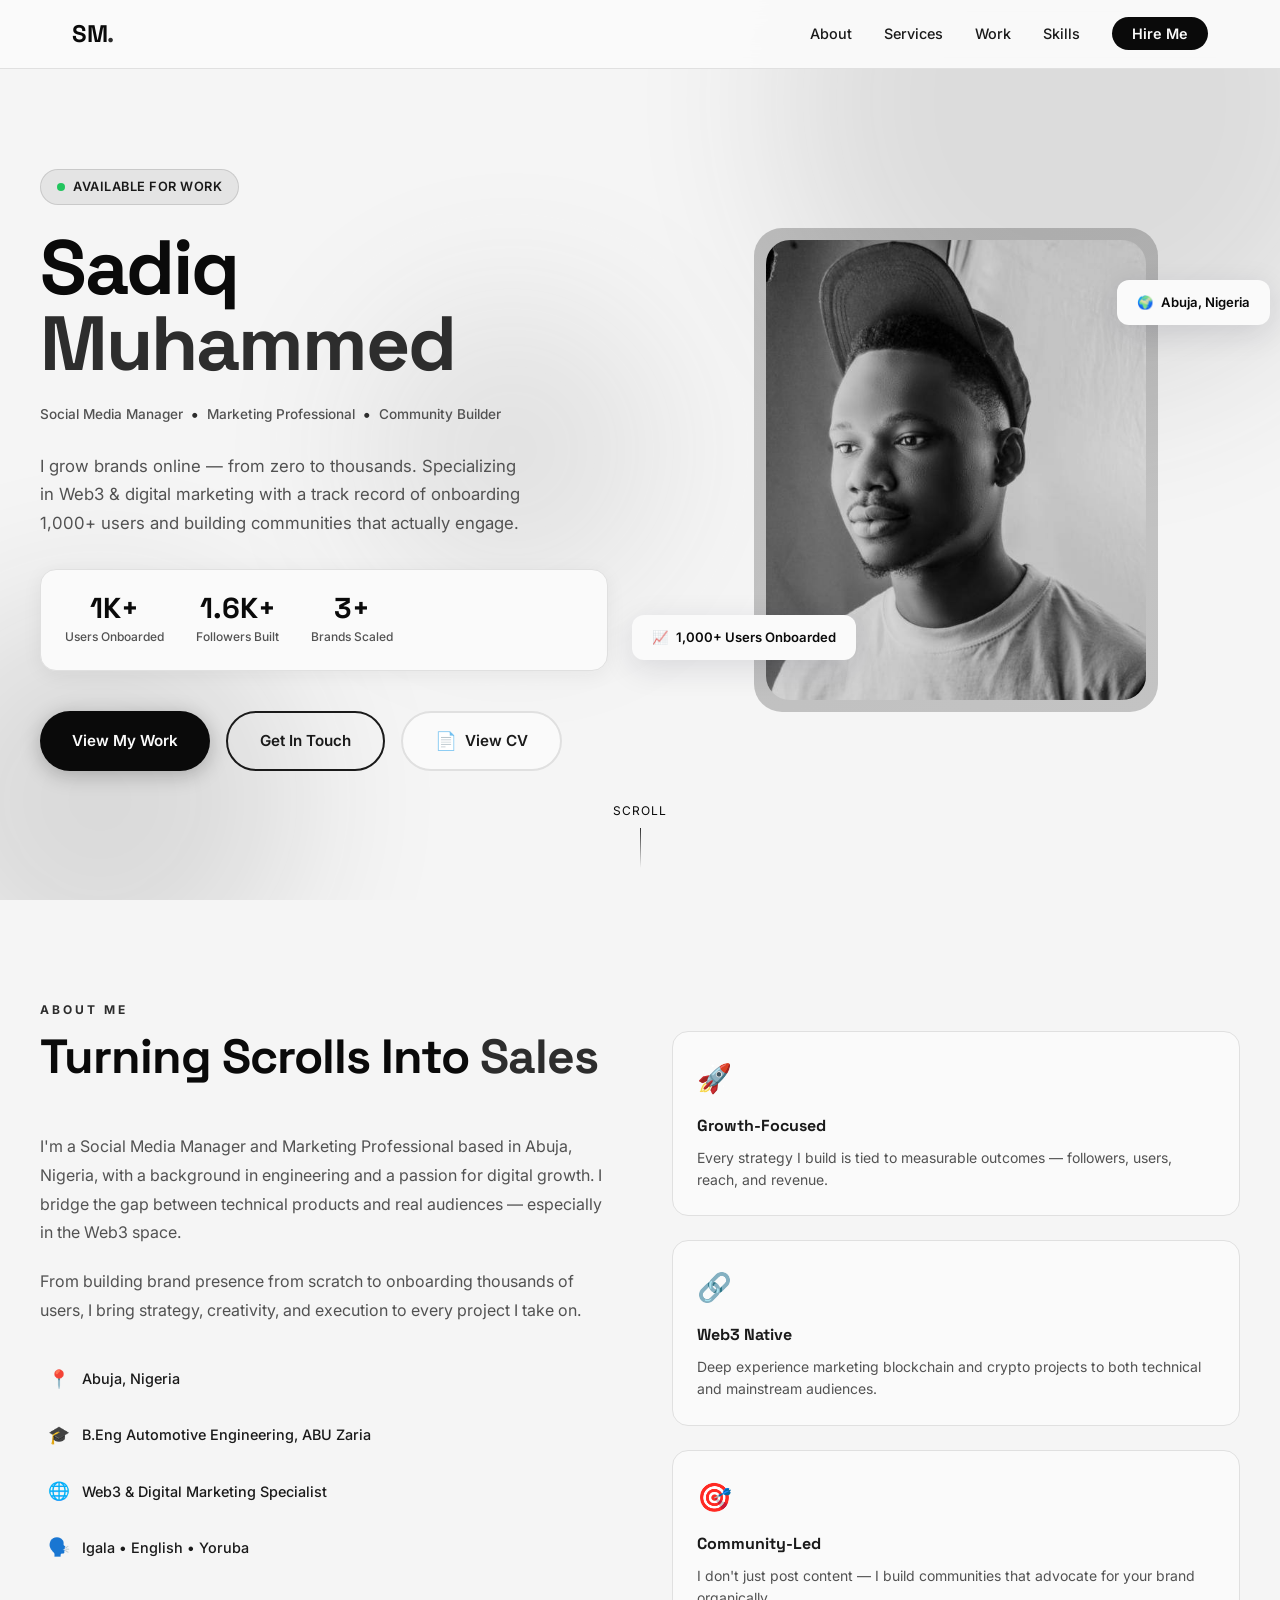
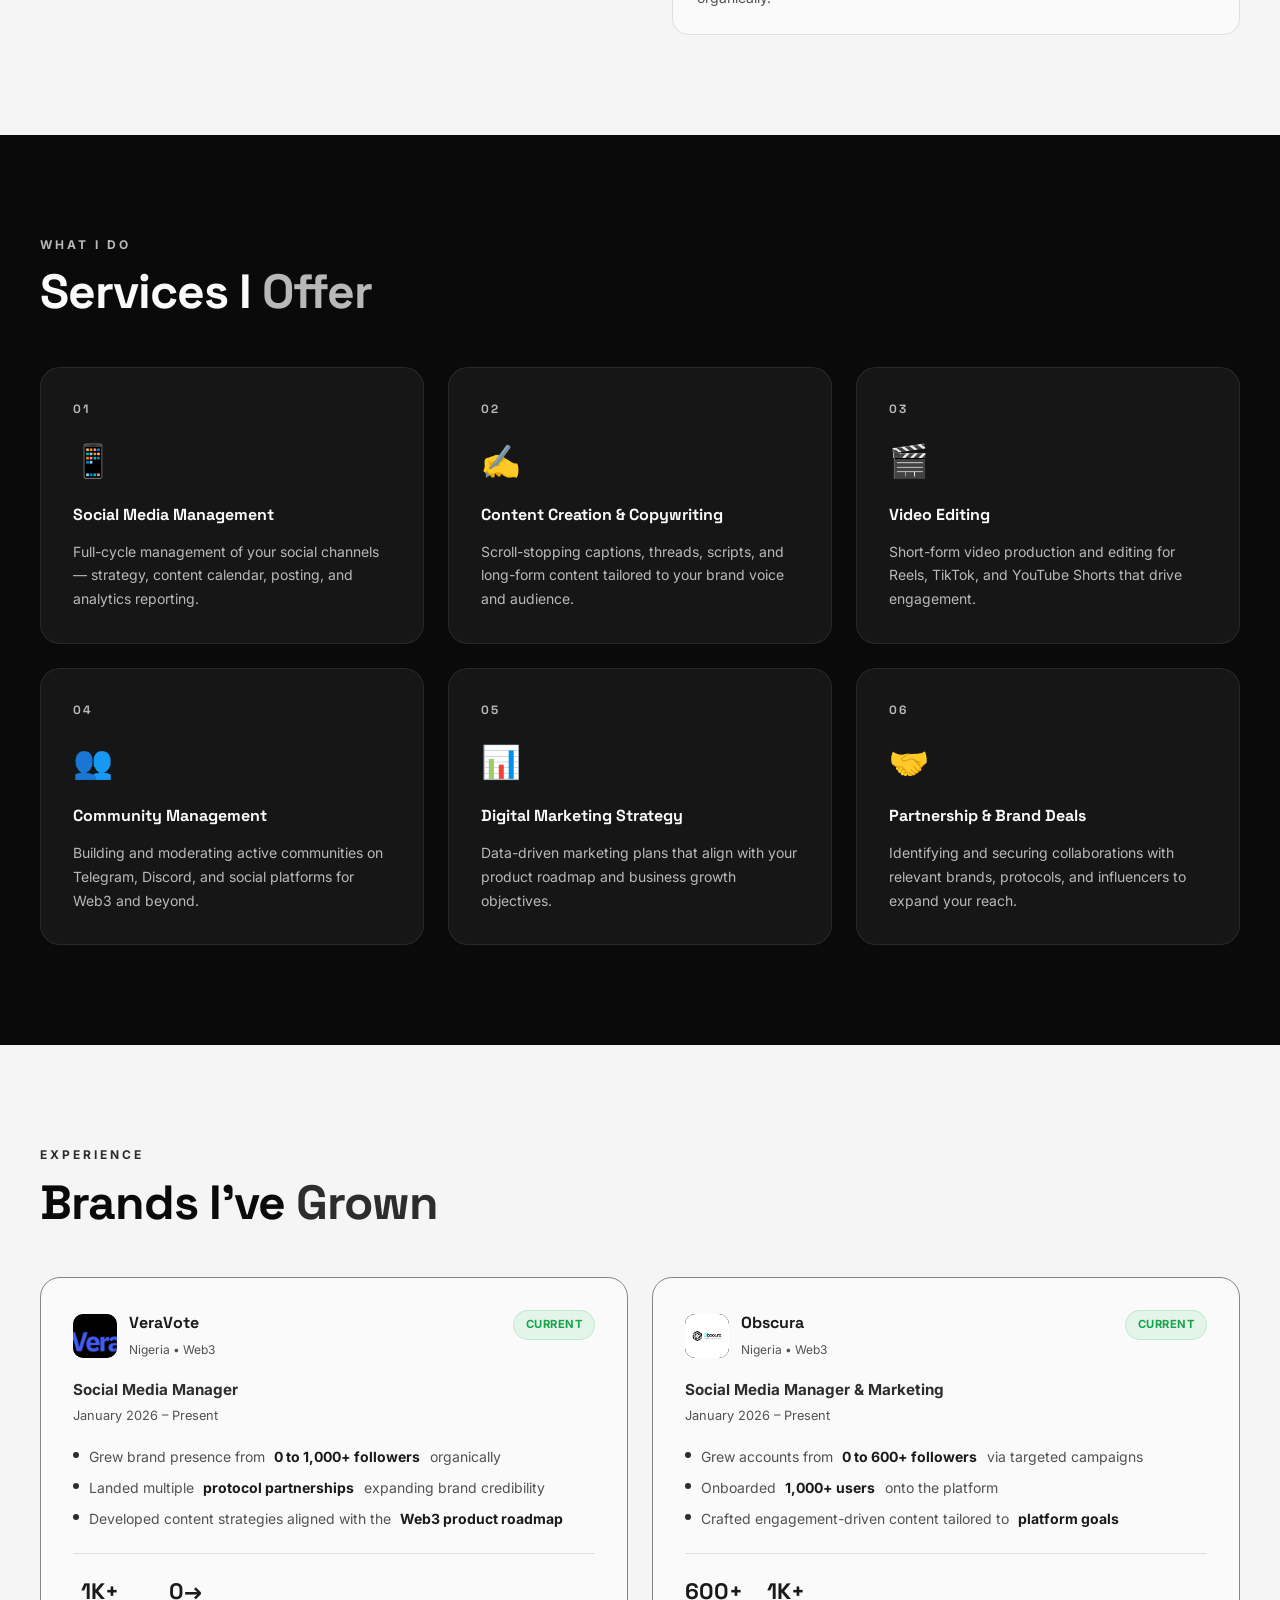
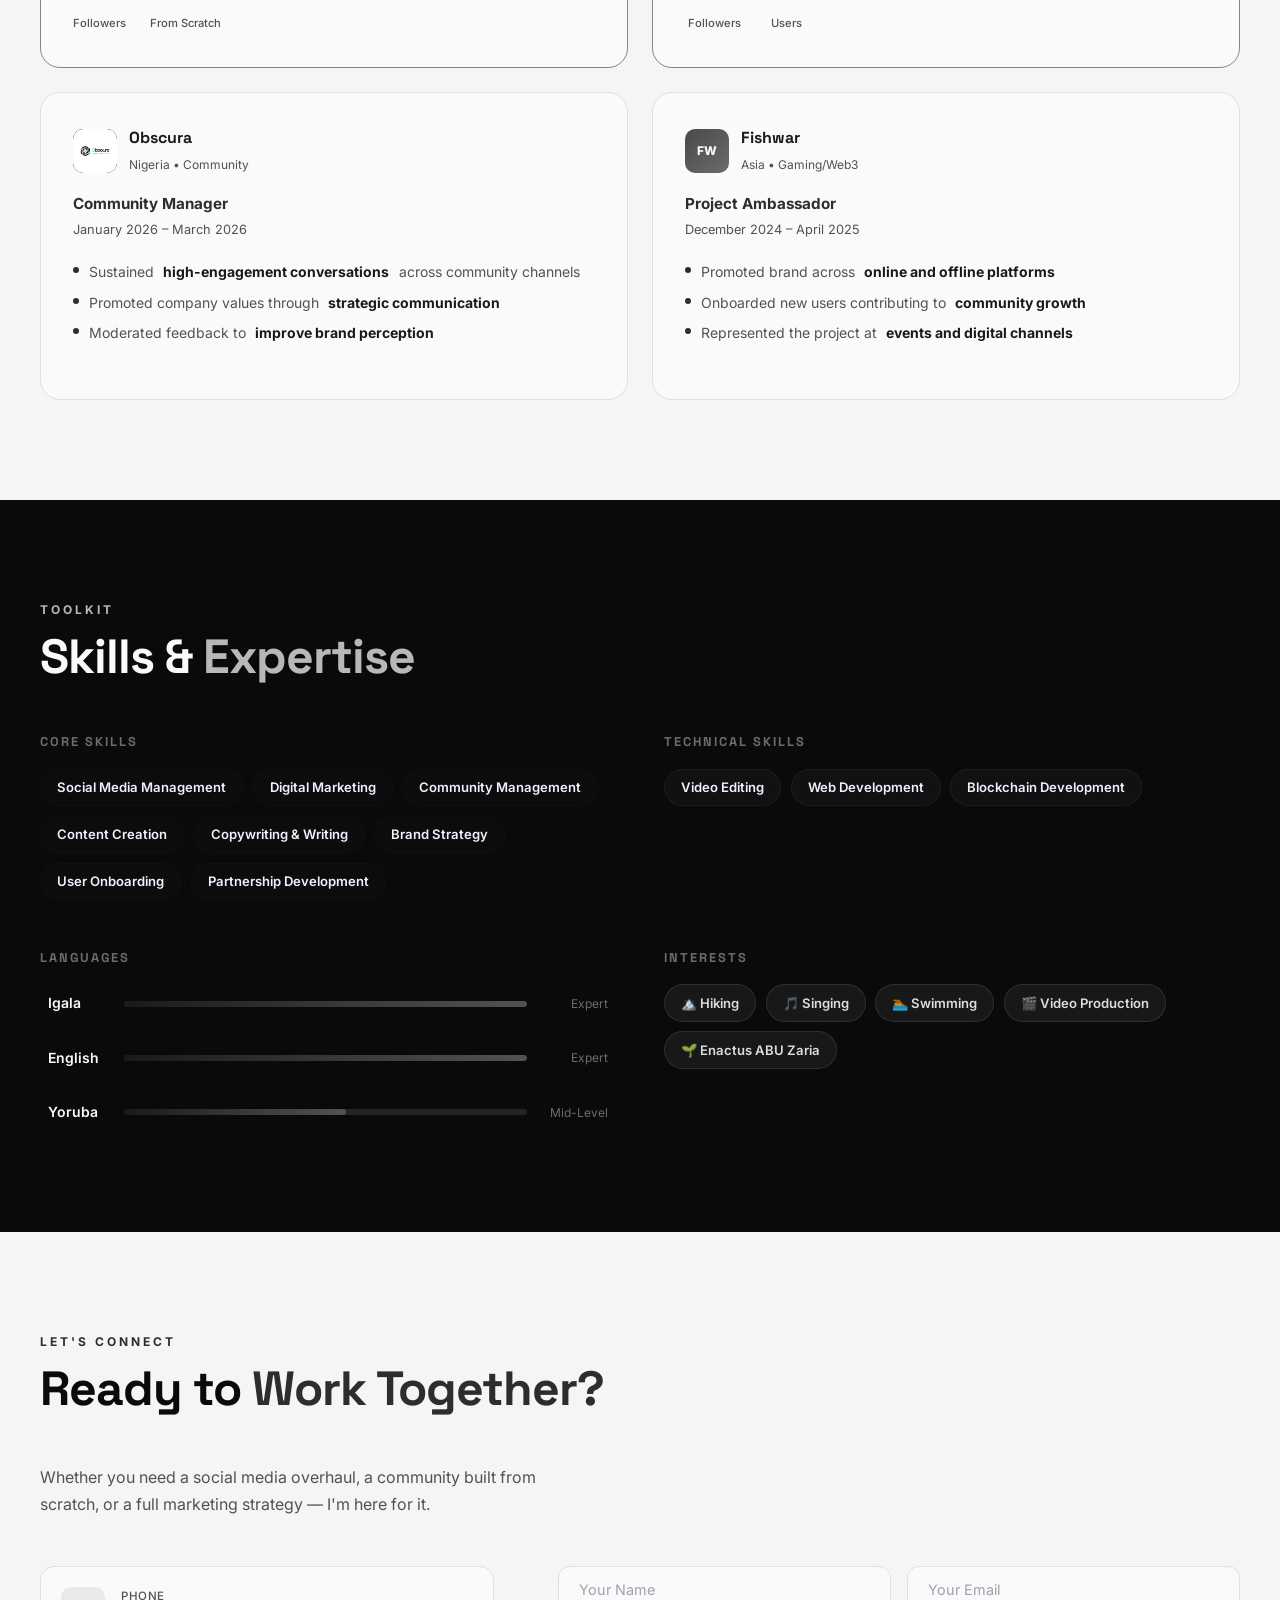
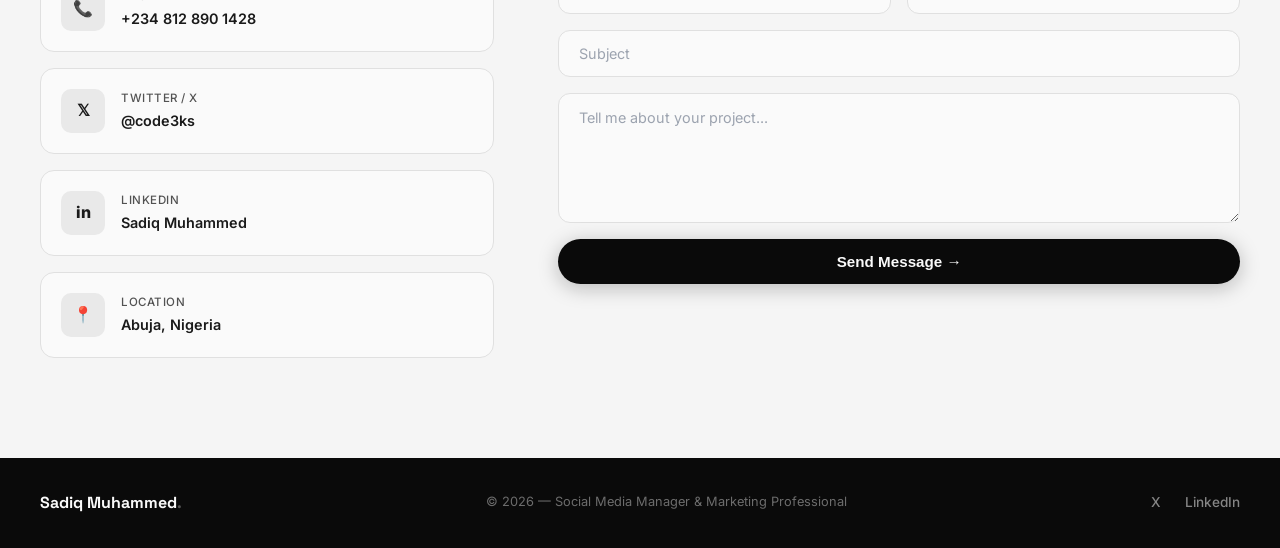
<file: index.html>
<!DOCTYPE html>
<html lang="en">
<head>
  <meta charset="UTF-8" />
  <meta name="viewport" content="width=device-width, initial-scale=1.0" />
  <title>Sadiq Muhammed — Social Media Manager</title>
  <link rel="preconnect" href="https://fonts.googleapis.com" />
  <link rel="preconnect" href="https://fonts.gstatic.com" crossorigin />
  <link href="https://fonts.googleapis.com/css2?family=Inter:wght@300;400;500;600;700;800;900&family=Space+Grotesk:wght@400;500;600;700&display=swap" rel="stylesheet" />
  <link rel="stylesheet" href="style.css" />
</head>
<body>

  <!-- NAV -->
  <nav class="nav" id="nav">
    <div class="nav-inner">
      <a href="#hero" class="nav-logo">SM<span>.</span></a>
      <ul class="nav-links">
        <li><a href="#about">About</a></li>
        <li><a href="#services">Services</a></li>
        <li><a href="#work">Work</a></li>
        <li><a href="#skills">Skills</a></li>
        <li><a href="#contact" class="nav-cta">Hire Me</a></li>
      </ul>
      <button class="hamburger" id="hamburger" aria-label="Toggle menu">
        <span></span><span></span><span></span>
      </button>
    </div>
    <div class="mobile-menu" id="mobileMenu">
      <a href="#about" class="mobile-link">About</a>
      <a href="#services" class="mobile-link">Services</a>
      <a href="#work" class="mobile-link">Work</a>
      <a href="#skills" class="mobile-link">Skills</a>
      <a href="#contact" class="mobile-link">Hire Me</a>
    </div>
  </nav>

  <!-- HERO -->
  <section class="hero" id="hero">
    <div class="hero-bg-shapes">
      <div class="shape shape-1"></div>
      <div class="shape shape-2"></div>
      <div class="shape shape-3"></div>
    </div>
    <div class="hero-inner">
      <div class="hero-text">
        <div class="hero-badge">Available for Work</div>
        <h1 class="hero-name">Sadiq<br /><span>Muhammed</span></h1>
        <p class="hero-roles">
          <span class="role-tag">Social Media Manager</span>
          <span class="role-divider">•</span>
          <span class="role-tag">Marketing Professional</span>
          <span class="role-divider">•</span>
          <span class="role-tag">Community Builder</span>
        </p>
        <p class="hero-summary">
          I grow brands online — from zero to thousands. Specializing in Web3 & digital marketing with a track record of onboarding 1,000+ users and building communities that actually engage.
        </p>
        <div class="hero-stats">
          <div class="stat">
            <span class="stat-num">1K+</span>
            <span class="stat-label">Users Onboarded</span>
          </div>
          <div class="stat">
            <span class="stat-num">1.6K+</span>
            <span class="stat-label">Followers Built</span>
          </div>
          <div class="stat">
            <span class="stat-num">3+</span>
            <span class="stat-label">Brands Scaled</span>
          </div>
        </div>
        <div class="hero-actions">
          <a href="#work" class="btn btn-primary">View My Work</a>
          <a href="#contact" class="btn btn-outline">Get In Touch</a>
          <a href="cv.html" target="_blank" class="btn btn-download">
            <span class="download-icon">📄</span> View CV
          </a>
        </div>
      </div>
      <div class="hero-image">
        <div class="image-frame">
          <img src="profile.jpg" alt="Sadiq Muhammed" class="profile-img" />
          <div class="image-accent"></div>
        </div>
        <div class="floating-card card-1">
          <span class="card-icon">📈</span>
          <span>1,000+ Users Onboarded</span>
        </div>
        <div class="floating-card card-2">
          <span class="card-icon">🌍</span>
          <span>Abuja, Nigeria</span>
        </div>
      </div>
    </div>
    <div class="scroll-indicator">
      <span>Scroll</span>
      <div class="scroll-line"></div>
    </div>
  </section>

  <!-- ABOUT -->
  <section class="about section" id="about">
    <div class="container">
      <div class="section-label">About Me</div>
      <div class="about-grid">
        <div class="about-text">
          <h2 class="section-title">Turning Scrolls Into <span>Sales</span></h2>
          <p>I'm a Social Media Manager and Marketing Professional based in Abuja, Nigeria, with a background in engineering and a passion for digital growth. I bridge the gap between technical products and real audiences — especially in the Web3 space.</p>
          <p>From building brand presence from scratch to onboarding thousands of users, I bring strategy, creativity, and execution to every project I take on.</p>
          <div class="about-details">
            <div class="detail-item">
              <span class="detail-icon">📍</span>
              <span>Abuja, Nigeria</span>
            </div>
            <div class="detail-item">
              <span class="detail-icon">🎓</span>
              <span>B.Eng Automotive Engineering, ABU Zaria</span>
            </div>
            <div class="detail-item">
              <span class="detail-icon">🌐</span>
              <span>Web3 & Digital Marketing Specialist</span>
            </div>
            <div class="detail-item">
              <span class="detail-icon">🗣️</span>
              <span>Igala • English • Yoruba</span>
            </div>
          </div>
        </div>
        <div class="about-highlights">
          <div class="highlight-card">
            <div class="highlight-icon">🚀</div>
            <h3>Growth-Focused</h3>
            <p>Every strategy I build is tied to measurable outcomes — followers, users, reach, and revenue.</p>
          </div>
          <div class="highlight-card">
            <div class="highlight-icon">🔗</div>
            <h3>Web3 Native</h3>
            <p>Deep experience marketing blockchain and crypto projects to both technical and mainstream audiences.</p>
          </div>
          <div class="highlight-card">
            <div class="highlight-icon">🎯</div>
            <h3>Community-Led</h3>
            <p>I don't just post content — I build communities that advocate for your brand organically.</p>
          </div>
        </div>
      </div>
    </div>
  </section>

  <!-- SERVICES -->
  <section class="services section section-dark" id="services">
    <div class="container">
      <div class="section-label light">What I Do</div>
      <h2 class="section-title light">Services I <span>Offer</span></h2>
      <div class="services-grid">
        <div class="service-card">
          <div class="service-num">01</div>
          <div class="service-icon">📱</div>
          <h3>Social Media Management</h3>
          <p>Full-cycle management of your social channels — strategy, content calendar, posting, and analytics reporting.</p>
        </div>
        <div class="service-card">
          <div class="service-num">02</div>
          <div class="service-icon">✍️</div>
          <h3>Content Creation & Copywriting</h3>
          <p>Scroll-stopping captions, threads, scripts, and long-form content tailored to your brand voice and audience.</p>
        </div>
        <div class="service-card">
          <div class="service-num">03</div>
          <div class="service-icon">🎬</div>
          <h3>Video Editing</h3>
          <p>Short-form video production and editing for Reels, TikTok, and YouTube Shorts that drive engagement.</p>
        </div>
        <div class="service-card">
          <div class="service-num">04</div>
          <div class="service-icon">👥</div>
          <h3>Community Management</h3>
          <p>Building and moderating active communities on Telegram, Discord, and social platforms for Web3 and beyond.</p>
        </div>
        <div class="service-card">
          <div class="service-num">05</div>
          <div class="service-icon">📊</div>
          <h3>Digital Marketing Strategy</h3>
          <p>Data-driven marketing plans that align with your product roadmap and business growth objectives.</p>
        </div>
        <div class="service-card">
          <div class="service-num">06</div>
          <div class="service-icon">🤝</div>
          <h3>Partnership & Brand Deals</h3>
          <p>Identifying and securing collaborations with relevant brands, protocols, and influencers to expand your reach.</p>
        </div>
      </div>
    </div>
  </section>

  <!-- WORK / EXPERIENCE -->
  <section class="work section" id="work">
    <div class="container">
      <div class="section-label">Experience</div>
      <h2 class="section-title">Brands I've <span>Grown</span></h2>
      <div class="work-grid">

        <div class="work-card featured">
          <div class="work-header">
            <div class="work-company">
              <div class="company-logo">
                <img src="veravote.jpg" alt="VeraVote" class="company-logo-img" />
              </div>
              <div>
                <h3>VeraVote</h3>
                <span class="work-location">Nigeria • Web3</span>
              </div>
            </div>
            <span class="work-badge current">Current</span>
          </div>
          <div class="work-role">Social Media Manager</div>
          <div class="work-period">January 2026 – Present</div>
          <ul class="work-results">
            <li><span class="result-dot"></span>Grew brand presence from <strong>0 to 1,000+ followers</strong> organically</li>
            <li><span class="result-dot"></span>Landed multiple <strong>protocol partnerships</strong> expanding brand credibility</li>
            <li><span class="result-dot"></span>Developed content strategies aligned with the <strong>Web3 product roadmap</strong></li>
          </ul>
          <div class="work-metrics">
            <div class="metric"><span class="metric-val">1K+</span><span class="metric-label">Followers</span></div>
            <div class="metric"><span class="metric-val">0→</span><span class="metric-label">From Scratch</span></div>
          </div>
        </div>

        <div class="work-card featured">
          <div class="work-header">
            <div class="work-company">
              <div class="company-logo obs">
                <img src="obscura.jpg" alt="Obscura" class="company-logo-img" />
              </div>
              <div>
                <h3>Obscura</h3>
                <span class="work-location">Nigeria • Web3</span>
              </div>
            </div>
            <span class="work-badge current">Current</span>
          </div>
          <div class="work-role">Social Media Manager & Marketing</div>
          <div class="work-period">January 2026 – Present</div>
          <ul class="work-results">
            <li><span class="result-dot"></span>Grew accounts from <strong>0 to 600+ followers</strong> via targeted campaigns</li>
            <li><span class="result-dot"></span>Onboarded <strong>1,000+ users</strong> onto the platform</li>
            <li><span class="result-dot"></span>Crafted engagement-driven content tailored to <strong>platform goals</strong></li>
          </ul>
          <div class="work-metrics">
            <div class="metric"><span class="metric-val">600+</span><span class="metric-label">Followers</span></div>
            <div class="metric"><span class="metric-val">1K+</span><span class="metric-label">Users</span></div>
          </div>
        </div>

        <div class="work-card">
          <div class="work-header">
            <div class="work-company">
              <div class="company-logo cm">
                <img src="obscura.jpg" alt="Obscura" class="company-logo-img" />
              </div>
              <div>
                <h3>Obscura</h3>
                <span class="work-location">Nigeria • Community</span>
              </div>
            </div>
          </div>
          <div class="work-role">Community Manager</div>
          <div class="work-period">January 2026 – March 2026</div>
          <ul class="work-results">
            <li><span class="result-dot"></span>Sustained <strong>high-engagement conversations</strong> across community channels</li>
            <li><span class="result-dot"></span>Promoted company values through <strong>strategic communication</strong></li>
            <li><span class="result-dot"></span>Moderated feedback to <strong>improve brand perception</strong></li>
          </ul>
        </div>

        <div class="work-card">
          <div class="work-header">
            <div class="work-company">
              <div class="company-logo fw">FW</div>
              <div>
                <h3>Fishwar</h3>
                <span class="work-location">Asia • Gaming/Web3</span>
              </div>
            </div>
          </div>
          <div class="work-role">Project Ambassador</div>
          <div class="work-period">December 2024 – April 2025</div>
          <ul class="work-results">
            <li><span class="result-dot"></span>Promoted brand across <strong>online and offline platforms</strong></li>
            <li><span class="result-dot"></span>Onboarded new users contributing to <strong>community growth</strong></li>
            <li><span class="result-dot"></span>Represented the project at <strong>events and digital channels</strong></li>
          </ul>
        </div>

      </div>
    </div>
  </section>

  <!-- SKILLS -->
  <section class="skills section section-dark" id="skills">
    <div class="container">
      <div class="section-label light">Toolkit</div>
      <h2 class="section-title light">Skills & <span>Expertise</span></h2>
      <div class="skills-layout">
        <div class="skills-group">
          <h3 class="skills-group-title">Core Skills</h3>
          <div class="skills-tags">
            <span class="skill-tag primary">Social Media Management</span>
            <span class="skill-tag primary">Digital Marketing</span>
            <span class="skill-tag primary">Community Management</span>
            <span class="skill-tag primary">Content Creation</span>
            <span class="skill-tag primary">Copywriting & Writing</span>
            <span class="skill-tag primary">Brand Strategy</span>
            <span class="skill-tag primary">User Onboarding</span>
            <span class="skill-tag primary">Partnership Development</span>
          </div>
        </div>
        <div class="skills-group">
          <h3 class="skills-group-title">Technical Skills</h3>
          <div class="skills-tags">
            <span class="skill-tag secondary">Video Editing</span>
            <span class="skill-tag secondary">Web Development</span>
            <span class="skill-tag secondary">Blockchain Development</span>
          </div>
        </div>
        <div class="skills-group">
          <h3 class="skills-group-title">Languages</h3>
          <div class="languages">
            <div class="lang-item">
              <span class="lang-name">Igala</span>
              <div class="lang-bar"><div class="lang-fill" style="width:100%"></div></div>
              <span class="lang-level">Expert</span>
            </div>
            <div class="lang-item">
              <span class="lang-name">English</span>
              <div class="lang-bar"><div class="lang-fill" style="width:100%"></div></div>
              <span class="lang-level">Expert</span>
            </div>
            <div class="lang-item">
              <span class="lang-name">Yoruba</span>
              <div class="lang-bar"><div class="lang-fill" style="width:55%"></div></div>
              <span class="lang-level">Mid-Level</span>
            </div>
          </div>
        </div>
        <div class="skills-group">
          <h3 class="skills-group-title">Interests</h3>
          <div class="skills-tags">
            <span class="skill-tag interest">🏔️ Hiking</span>
            <span class="skill-tag interest">🎵 Singing</span>
            <span class="skill-tag interest">🏊 Swimming</span>
            <span class="skill-tag interest">🎬 Video Production</span>
            <span class="skill-tag interest">🌱 Enactus ABU Zaria</span>
          </div>
        </div>
      </div>
    </div>
  </section>

  <!-- CONTACT -->
  <section class="contact section" id="contact">
    <div class="container">
      <div class="section-label">Let's Connect</div>
      <h2 class="section-title">Ready to <span>Work Together?</span></h2>
      <p class="contact-sub">Whether you need a social media overhaul, a community built from scratch, or a full marketing strategy — I'm here for it.</p>
      <div class="contact-grid">
        <div class="contact-info">
          <a href="tel:+2348128901428" class="contact-item">
            <div class="contact-icon">📞</div>
            <div>
              <span class="contact-label">Phone</span>
              <span class="contact-value">+234 812 890 1428</span>
            </div>
          </a>
          <a href="https://x.com/code3ks" target="_blank" rel="noopener" class="contact-item">
            <div class="contact-icon">𝕏</div>
            <div>
              <span class="contact-label">Twitter / X</span>
              <span class="contact-value">@code3ks</span>
            </div>
          </a>
          <a href="https://linkedin.com" target="_blank" rel="noopener" class="contact-item">
            <div class="contact-icon">in</div>
            <div>
              <span class="contact-label">LinkedIn</span>
              <span class="contact-value">Sadiq Muhammed</span>
            </div>
          </a>
          <div class="contact-item">
            <div class="contact-icon">📍</div>
            <div>
              <span class="contact-label">Location</span>
              <span class="contact-value">Abuja, Nigeria</span>
            </div>
          </div>
        </div>
        <form class="contact-form" id="contactForm">
          <div class="form-row">
            <input type="text" placeholder="Your Name" required class="form-input" />
            <input type="email" placeholder="Your Email" required class="form-input" />
          </div>
          <input type="text" placeholder="Subject" class="form-input" />
          <textarea placeholder="Tell me about your project..." rows="5" class="form-input form-textarea" required></textarea>
          <button type="submit" class="btn btn-primary btn-full">Send Message →</button>
        </form>
      </div>
    </div>
  </section>

  <!-- FOOTER -->
  <footer class="footer">
    <div class="container">
      <div class="footer-inner">
        <span class="footer-logo">Sadiq Muhammed<span>.</span></span>
        <span class="footer-copy">© 2026 — Social Media Manager & Marketing Professional</span>
        <div class="footer-links">
          <a href="https://x.com/code3ks" target="_blank" rel="noopener">X</a>
          <a href="https://linkedin.com" target="_blank" rel="noopener">LinkedIn</a>
        </div>
      </div>
    </div>
  </footer>

  <script src="script.js"></script>
</body>
</html>
</file>
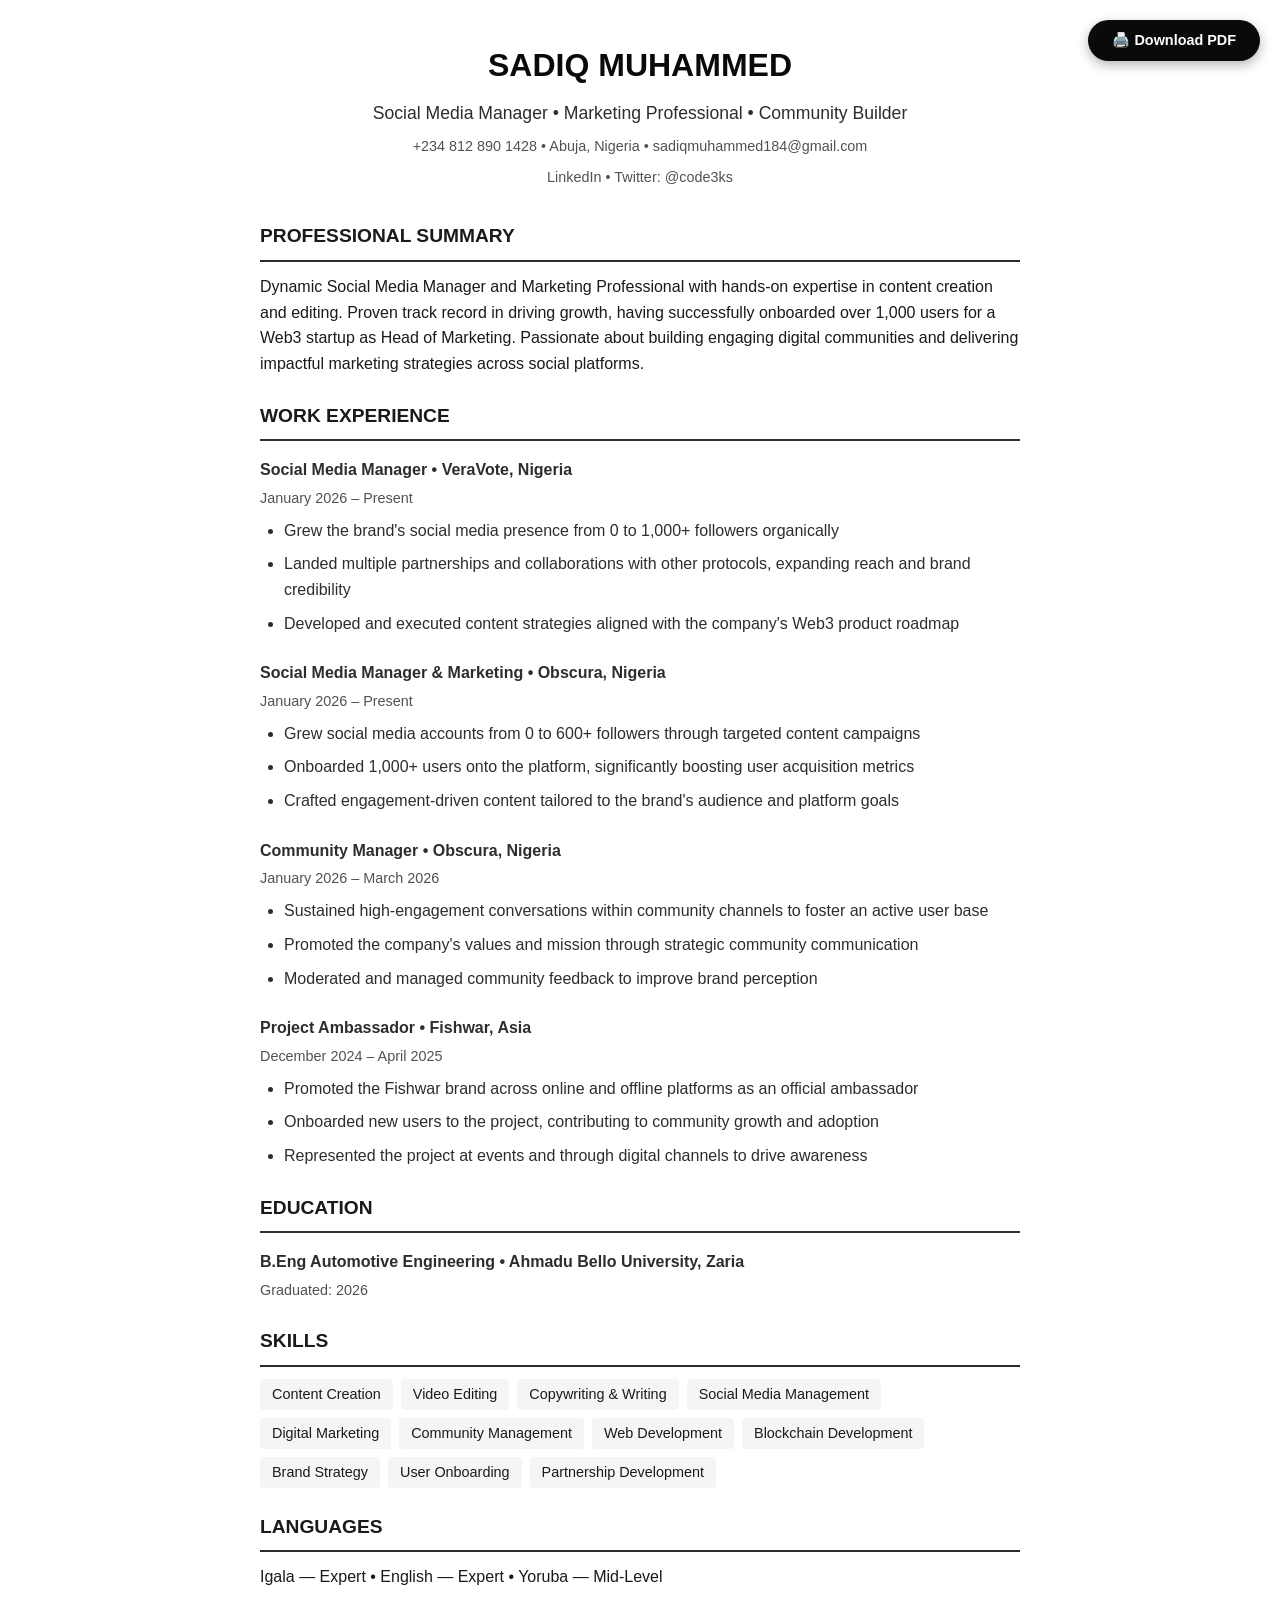
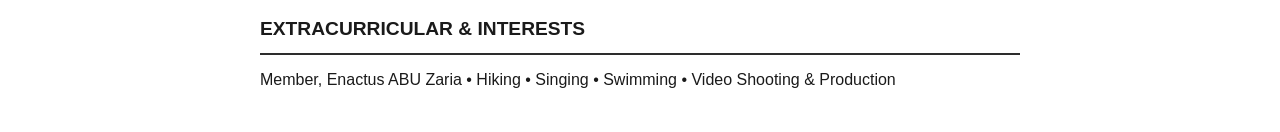
<file: cv.html>
<!DOCTYPE html>
<html lang="en">
<head>
  <meta charset="UTF-8">
  <meta name="viewport" content="width=device-width, initial-scale=1.0">
  <title>Sadiq Muhammed - CV</title>
  <style>
    * { margin: 0; padding: 0; box-sizing: border-box; }
    body {
      font-family: 'Arial', sans-serif;
      line-height: 1.6;
      color: #1A1A1A;
      max-width: 800px;
      margin: 0 auto;
      padding: 40px 20px;
      background: #fff;
    }
    .print-btn {
      position: fixed;
      top: 20px;
      right: 20px;
      background: #0A0A0A;
      color: #fff;
      border: none;
      padding: 12px 24px;
      border-radius: 50px;
      cursor: pointer;
      font-weight: 600;
      font-size: 0.9rem;
      box-shadow: 0 4px 12px rgba(10,10,10,0.3);
      transition: all 0.3s ease;
      z-index: 1000;
    }
    .print-btn:hover {
      background: #2D2D2D;
      transform: translateY(-2px);
      box-shadow: 0 6px 20px rgba(10,10,10,0.4);
    }
    @media print {
      .print-btn { display: none; }
      body { padding: 20px; }
    }
    h1 { font-size: 2rem; margin-bottom: 0.5rem; color: #0A0A0A; }
    h2 { 
      font-size: 1.2rem; 
      margin: 1.5rem 0 0.75rem; 
      padding-bottom: 0.5rem;
      border-bottom: 2px solid #2D2D2D;
      color: #1A1A1A;
    }
    h3 { font-size: 1rem; margin: 1rem 0 0.25rem; color: #2D2D2D; }
    .header { text-align: center; margin-bottom: 2rem; }
    .contact { font-size: 0.9rem; color: #525252; margin-top: 0.5rem; }
    .job { margin-bottom: 1.5rem; }
    .job-title { font-weight: bold; color: #1A1A1A; }
    .company { font-style: italic; color: #2D2D2D; }
    .date { color: #525252; font-size: 0.9rem; }
    ul { margin-left: 1.5rem; margin-top: 0.5rem; }
    li { margin-bottom: 0.5rem; color: #2D2D2D; }
    .skills { display: flex; flex-wrap: wrap; gap: 0.5rem; margin-top: 0.5rem; }
    .skill { 
      background: #F5F5F5; 
      padding: 0.25rem 0.75rem; 
      border-radius: 4px;
      font-size: 0.9rem;
      color: #1A1A1A;
    }
  </style>
</head>
<body>
  <button class="print-btn" onclick="window.print()">🖨️ Download PDF</button>
  
  <div class="header">
    <h1>SADIQ MUHAMMED</h1>
    <p style="font-size: 1.1rem; color: #2D2D2D; margin: 0.5rem 0;">Social Media Manager • Marketing Professional • Community Builder</p>
    <p class="contact">+234 812 890 1428 • Abuja, Nigeria • sadiqmuhammed184@gmail.com</p>
    <p class="contact">LinkedIn • Twitter: @code3ks</p>
  </div>

  <h2>PROFESSIONAL SUMMARY</h2>
  <p>Dynamic Social Media Manager and Marketing Professional with hands-on expertise in content creation and editing. Proven track record in driving growth, having successfully onboarded over 1,000 users for a Web3 startup as Head of Marketing. Passionate about building engaging digital communities and delivering impactful marketing strategies across social platforms.</p>

  <h2>WORK EXPERIENCE</h2>
  
  <div class="job">
    <h3>Social Media Manager • VeraVote, Nigeria</h3>
    <p class="date">January 2026 – Present</p>
    <ul>
      <li>Grew the brand's social media presence from 0 to 1,000+ followers organically</li>
      <li>Landed multiple partnerships and collaborations with other protocols, expanding reach and brand credibility</li>
      <li>Developed and executed content strategies aligned with the company's Web3 product roadmap</li>
    </ul>
  </div>

  <div class="job">
    <h3>Social Media Manager & Marketing • Obscura, Nigeria</h3>
    <p class="date">January 2026 – Present</p>
    <ul>
      <li>Grew social media accounts from 0 to 600+ followers through targeted content campaigns</li>
      <li>Onboarded 1,000+ users onto the platform, significantly boosting user acquisition metrics</li>
      <li>Crafted engagement-driven content tailored to the brand's audience and platform goals</li>
    </ul>
  </div>

  <div class="job">
    <h3>Community Manager • Obscura, Nigeria</h3>
    <p class="date">January 2026 – March 2026</p>
    <ul>
      <li>Sustained high-engagement conversations within community channels to foster an active user base</li>
      <li>Promoted the company's values and mission through strategic community communication</li>
      <li>Moderated and managed community feedback to improve brand perception</li>
    </ul>
  </div>

  <div class="job">
    <h3>Project Ambassador • Fishwar, Asia</h3>
    <p class="date">December 2024 – April 2025</p>
    <ul>
      <li>Promoted the Fishwar brand across online and offline platforms as an official ambassador</li>
      <li>Onboarded new users to the project, contributing to community growth and adoption</li>
      <li>Represented the project at events and through digital channels to drive awareness</li>
    </ul>
  </div>

  <h2>EDUCATION</h2>
  <div class="job">
    <h3>B.Eng Automotive Engineering • Ahmadu Bello University, Zaria</h3>
    <p class="date">Graduated: 2026</p>
  </div>

  <h2>SKILLS</h2>
  <div class="skills">
    <span class="skill">Content Creation</span>
    <span class="skill">Video Editing</span>
    <span class="skill">Copywriting & Writing</span>
    <span class="skill">Social Media Management</span>
    <span class="skill">Digital Marketing</span>
    <span class="skill">Community Management</span>
    <span class="skill">Web Development</span>
    <span class="skill">Blockchain Development</span>
    <span class="skill">Brand Strategy</span>
    <span class="skill">User Onboarding</span>
    <span class="skill">Partnership Development</span>
  </div>

  <h2>LANGUAGES</h2>
  <p>Igala — Expert • English — Expert • Yoruba — Mid-Level</p>

  <h2>EXTRACURRICULAR & INTERESTS</h2>
  <p>Member, Enactus ABU Zaria • Hiking • Singing • Swimming • Video Shooting & Production</p>
</body>
</html>
</file>
<file: style.css>
/* ===== RESET & BASE ===== */
*, *::before, *::after { box-sizing: border-box; margin: 0; padding: 0; }

:root {
  --black: #0A0A0A;
  --charcoal: #1A1A1A;
  --gray-dark: #2D2D2D;
  --gray-mid: #525252;
  --gray-light: #858585;
  --gray-lighter: #B8B8B8;
  --gray-pale: #E0E0E0;
  --bg: #F5F5F5;
  --white: #FAFAFA;
  --accent: #3D3D3D;
  --font-main: 'Space Grotesk', sans-serif;
  --font-body: 'Inter', sans-serif;
}

html { scroll-behavior: smooth; }

body {
  font-family: var(--font-body);
  background: var(--bg);
  color: var(--black);
  overflow-x: hidden;
  line-height: 1.6;
}

/* ===== NAV ===== */
.nav {
  position: fixed;
  top: 0; left: 0; right: 0;
  z-index: 1000;
  background: rgba(250,250,250,0.95);
  backdrop-filter: blur(12px);
  border-bottom: 1px solid var(--gray-pale);
  transition: box-shadow 0.3s;
}
.nav.scrolled { box-shadow: 0 2px 24px rgba(26,26,26,0.08); }
.nav-inner {
  max-width: 1200px;
  margin: 0 auto;
  padding: 0 2rem;
  height: 68px;
  display: flex;
  align-items: center;
  justify-content: space-between;
}
.nav-logo {
  font-family: var(--font-main);
  font-size: 1.5rem;
  font-weight: 700;
  color: var(--black);
  text-decoration: none;
  letter-spacing: -0.5px;
}
.nav-logo span { color: var(--gray-dark); }
.nav-links {
  display: flex;
  list-style: none;
  gap: 2rem;
  align-items: center;
}
.nav-links a {
  text-decoration: none;
  color: var(--charcoal);
  font-weight: 500;
  font-size: 0.9rem;
  transition: color 0.2s;
}
.nav-links a:hover { color: var(--black); }
.nav-cta {
  background: var(--black) !important;
  color: var(--white) !important;
  padding: 0.5rem 1.25rem;
  border-radius: 50px;
  font-weight: 600 !important;
  transition: background 0.2s, transform 0.2s !important;
}
.nav-cta:hover { background: var(--charcoal) !important; transform: translateY(-1px); }
.hamburger {
  display: none;
  flex-direction: column;
  gap: 5px;
  background: none;
  border: none;
  cursor: pointer;
  padding: 4px;
}
.hamburger span {
  display: block;
  width: 24px;
  height: 2px;
  background: var(--black);
  border-radius: 2px;
  transition: all 0.3s;
}
.mobile-menu {
  display: none;
  flex-direction: column;
  padding: 1rem 2rem 1.5rem;
  gap: 1rem;
  border-top: 1px solid var(--gray-light);
}
.mobile-menu.open { display: flex; }
.mobile-link {
  text-decoration: none;
  color: var(--black);
  font-weight: 500;
  font-size: 1rem;
  padding: 0.5rem 0;
  border-bottom: 1px solid var(--gray-light);
  transition: color 0.2s;
}
.mobile-link:hover { color: var(--black); }

/* ===== HERO ===== */
.hero {
  min-height: 100vh;
  display: flex;
  align-items: center;
  position: relative;
  overflow: hidden;
  padding: 100px 2rem 60px;
  background: var(--bg);
}
.hero-bg-shapes { position: absolute; inset: 0; pointer-events: none; overflow: hidden; }
.shape {
  position: absolute;
  border-radius: 50%;
  filter: blur(80px);
  opacity: 0.12;
}
.shape-1 {
  width: 600px; height: 600px;
  background: var(--gray-dark);
  top: -200px; right: -100px;
}
.shape-2 {
  width: 400px; height: 400px;
  background: var(--charcoal);
  bottom: -100px; left: -100px;
}
.shape-3 {
  width: 300px; height: 300px;
  background: var(--gray-mid);
  top: 50%; left: 40%;
  transform: translate(-50%, -50%);
}
.hero-inner {
  max-width: 1200px;
  margin: 0 auto;
  width: 100%;
  display: grid;
  grid-template-columns: 1fr 1fr;
  gap: 4rem;
  align-items: center;
  position: relative;
  z-index: 1;
}
.hero-badge {
  display: inline-flex;
  align-items: center;
  gap: 0.5rem;
  background: rgba(45,45,45,0.08);
  color: var(--charcoal);
  border: 1px solid rgba(45,45,45,0.15);
  padding: 0.4rem 1rem;
  border-radius: 50px;
  font-size: 0.8rem;
  font-weight: 600;
  letter-spacing: 0.5px;
  text-transform: uppercase;
  margin-bottom: 1.5rem;
}
.hero-badge::before {
  content: '';
  width: 8px; height: 8px;
  background: #22c55e;
  border-radius: 50%;
  animation: pulse 2s infinite;
}
@keyframes pulse {
  0%, 100% { opacity: 1; transform: scale(1); }
  50% { opacity: 0.5; transform: scale(1.3); }
}
.hero-name {
  font-family: var(--font-main);
  font-size: clamp(3rem, 6vw, 5.5rem);
  font-weight: 800;
  line-height: 1;
  letter-spacing: -2px;
  color: var(--black);
  margin-bottom: 1.25rem;
}
.hero-name span { color: var(--gray-dark); }
.hero-roles {
  display: flex;
  flex-wrap: wrap;
  align-items: center;
  gap: 0.5rem;
  margin-bottom: 1.5rem;
}
.role-tag {
  font-size: 0.85rem;
  font-weight: 500;
  color: var(--gray-mid);
}
.role-divider { color: var(--gray-dark); font-weight: 700; }
.hero-summary {
  font-size: 1.05rem;
  color: var(--gray-mid);
  line-height: 1.7;
  max-width: 480px;
  margin-bottom: 2rem;
}
.hero-stats {
  display: flex;
  gap: 2rem;
  margin-bottom: 2.5rem;
  padding: 1.5rem;
  background: var(--white);
  border-radius: 16px;
  border: 1px solid var(--gray-pale);
  box-shadow: 0 4px 20px rgba(26,26,26,0.06);
  transition: transform 0.3s ease, box-shadow 0.3s ease, border-color 0.3s ease;
  cursor: default;
}
.hero-stats:hover {
  transform: translateY(-4px);
  box-shadow: 0 12px 40px rgba(10,10,10,0.12);
  border-color: var(--gray-lighter);
}
.stat { text-align: center; }
.stat-num {
  display: block;
  font-family: var(--font-main);
  font-size: 1.8rem;
  font-weight: 800;
  color: var(--black);
  line-height: 1;
}
.stat-label {
  display: block;
  font-size: 0.75rem;
  color: var(--gray-mid);
  margin-top: 0.25rem;
  font-weight: 500;
}
.hero-actions { display: flex; gap: 1rem; flex-wrap: wrap; }

/* ===== BUTTONS ===== */
.btn {
  display: inline-flex;
  align-items: center;
  justify-content: center;
  padding: 0.85rem 2rem;
  border-radius: 50px;
  font-weight: 600;
  font-size: 0.95rem;
  text-decoration: none;
  transition: all 0.3s ease;
  cursor: pointer;
  border: none;
}
.btn-primary {
  background: var(--black);
  color: var(--white);
  box-shadow: 0 4px 20px rgba(10,10,10,0.25);
}
.btn-primary:hover {
  background: var(--charcoal);
  transform: translateY(-3px);
  box-shadow: 0 12px 40px rgba(10,10,10,0.35);
}
.btn-outline {
  background: transparent;
  color: var(--charcoal);
  border: 2px solid var(--charcoal);
}
.btn-outline:hover {
  background: var(--charcoal);
  color: var(--white);
  transform: translateY(-3px);
  box-shadow: 0 8px 24px rgba(10,10,10,0.2);
}
.btn-download {
  background: var(--white);
  color: var(--charcoal);
  border: 2px solid var(--gray-pale);
  display: inline-flex;
  align-items: center;
  gap: 0.5rem;
}
.btn-download:hover {
  background: var(--charcoal);
  color: var(--white);
  border-color: var(--charcoal);
  transform: translateY(-3px);
  box-shadow: 0 8px 24px rgba(10,10,10,0.2);
}
.download-icon {
  font-size: 1.1rem;
  transition: transform 0.3s ease;
}
.btn-download:hover .download-icon {
  transform: translateY(2px);
}
.btn-full { width: 100%; }

/* ===== HERO IMAGE ===== */
.hero-image {
  position: relative;
  display: flex;
  justify-content: center;
  align-items: center;
}
.image-frame {
  position: relative;
  width: 380px;
  height: 460px;
  transition: transform 0.3s ease;
  cursor: default;
}
.image-frame:hover {
  transform: scale(1.02);
}
.profile-img {
  width: 100%;
  height: 100%;
  object-fit: cover;
  border-radius: 24px;
  position: relative;
  z-index: 2;
  filter: grayscale(0%);
}
.image-accent {
  position: absolute;
  inset: -12px;
  border-radius: 28px;
  background: linear-gradient(135deg, var(--charcoal), var(--gray-dark));
  z-index: 1;
  opacity: 0.25;
}
.floating-card {
  position: absolute;
  background: var(--white);
  border-radius: 12px;
  padding: 0.75rem 1.25rem;
  display: flex;
  align-items: center;
  gap: 0.5rem;
  font-size: 0.82rem;
  font-weight: 600;
  box-shadow: 0 8px 32px rgba(26,26,46,0.12);
  z-index: 10;
  white-space: nowrap;
  transition: transform 0.3s ease, box-shadow 0.3s ease;
  cursor: default;
}
.floating-card:hover {
  transform: translateY(-4px) !important;
  box-shadow: 0 12px 40px rgba(10,10,10,0.18);
}
.card-1 { bottom: 40px; left: -40px; animation: float 3s ease-in-out infinite; }
.card-2 { top: 40px; right: -30px; animation: float 3s ease-in-out infinite 1.5s; }
@keyframes float {
  0%, 100% { transform: translateY(0); }
  50% { transform: translateY(-8px); }
}
.scroll-indicator {
  position: absolute;
  bottom: 2rem;
  left: 50%;
  transform: translateX(-50%);
  display: flex;
  flex-direction: column;
  align-items: center;
  gap: 0.5rem;
  font-size: 0.75rem;
  color: var(--gray);
  letter-spacing: 1px;
  text-transform: uppercase;
}
.scroll-line {
  width: 1px;
  height: 40px;
  background: linear-gradient(to bottom, var(--gray-dark), transparent);
  animation: scrollAnim 2s ease-in-out infinite;
}
@keyframes scrollAnim {
  0% { opacity: 1; transform: scaleY(1); }
  100% { opacity: 0; transform: scaleY(0.3); }
}

/* ===== SECTIONS ===== */
.section { padding: 100px 2rem; }
.section-dark {
  background: var(--black);
  color: var(--white);
}
.container {
  max-width: 1200px;
  margin: 0 auto;
}
.section-label {
  font-size: 0.75rem;
  font-weight: 700;
  letter-spacing: 3px;
  text-transform: uppercase;
  color: var(--gray-dark);
  margin-bottom: 0.75rem;
}
.section-label.light { color: var(--gray-lighter); }
.section-title {
  font-family: var(--font-main);
  font-size: clamp(2rem, 4vw, 3rem);
  font-weight: 800;
  letter-spacing: -1px;
  line-height: 1.1;
  margin-bottom: 3rem;
  color: var(--black);
}
.section-title.light { color: var(--white); }
.section-title span { color: var(--gray-dark); }
.section-dark .section-title span { color: var(--gray-lighter); }

/* ===== ABOUT ===== */
.about-grid {
  display: grid;
  grid-template-columns: 1fr 1fr;
  gap: 4rem;
  align-items: start;
}
.about-text p {
  color: var(--gray-mid);
  margin-bottom: 1.25rem;
  font-size: 1rem;
  line-height: 1.8;
}
.about-details {
  display: flex;
  flex-direction: column;
  gap: 0.75rem;
  margin-top: 2rem;
}
.detail-item {
  display: flex;
  align-items: center;
  gap: 0.75rem;
  font-size: 0.9rem;
  color: var(--charcoal);
  font-weight: 500;
  padding: 0.5rem;
  border-radius: 8px;
  transition: background 0.2s ease, transform 0.2s ease;
  cursor: default;
}
.detail-item:hover {
  background: rgba(45,45,45,0.04);
  transform: translateX(4px);
}
.detail-icon { font-size: 1.1rem; }
.about-highlights {
  display: flex;
  flex-direction: column;
  gap: 1.5rem;
}
.highlight-card {
  background: var(--white);
  border: 1px solid var(--gray-pale);
  border-radius: 16px;
  padding: 1.5rem;
  transition: transform 0.3s ease, box-shadow 0.3s ease, border-color 0.3s ease;
  cursor: default;
}
.highlight-card:hover {
  transform: translateY(-6px);
  box-shadow: 0 16px 48px rgba(10,10,10,0.15);
  border-color: var(--gray-light);
}
.highlight-icon { font-size: 1.75rem; margin-bottom: 0.75rem; }
.highlight-card h3 {
  font-family: var(--font-main);
  font-size: 1rem;
  font-weight: 700;
  margin-bottom: 0.5rem;
  color: var(--charcoal);
}
.highlight-card p { font-size: 0.875rem; color: var(--gray-mid); line-height: 1.6; }

/* ===== SERVICES ===== */
.services-grid {
  display: grid;
  grid-template-columns: repeat(3, 1fr);
  gap: 1.5rem;
}
.service-card {
  background: rgba(255,255,255,0.05);
  border: 1px solid rgba(255,255,255,0.08);
  border-radius: 20px;
  padding: 2rem;
  transition: all 0.3s ease;
  position: relative;
  overflow: hidden;
  cursor: default;
}
.service-card::before {
  content: '';
  position: absolute;
  inset: 0;
  background: linear-gradient(135deg, rgba(45,45,45,0.1), transparent);
  opacity: 0;
  transition: opacity 0.3s;
}
.service-card:hover { 
  transform: translateY(-8px); 
  border-color: rgba(184,184,184,0.25);
  box-shadow: 0 16px 48px rgba(10,10,10,0.3);
}
.service-card:hover::before { opacity: 1; }
.service-num {
  font-family: var(--font-main);
  font-size: 0.75rem;
  font-weight: 700;
  color: var(--gray-lighter);
  letter-spacing: 2px;
  margin-bottom: 1rem;
}
.service-icon { font-size: 2rem; margin-bottom: 1rem; }
.service-card h3 {
  font-family: var(--font-main);
  font-size: 1rem;
  font-weight: 700;
  color: var(--white);
  margin-bottom: 0.75rem;
}
.service-card p { font-size: 0.875rem; color: rgba(255,255,255,0.7); line-height: 1.7; }

/* ===== WORK ===== */
.work-grid {
  display: grid;
  grid-template-columns: 1fr 1fr;
  gap: 1.5rem;
}
.work-card {
  background: var(--white);
  border: 1px solid var(--gray-pale);
  border-radius: 20px;
  padding: 2rem;
  transition: all 0.3s ease;
  cursor: default;
}
.work-card:hover {
  transform: translateY(-6px);
  box-shadow: 0 20px 56px rgba(10,10,10,0.15);
  border-color: var(--gray-light);
}
.work-card.featured { border-color: var(--gray-light); }
.work-header {
  display: flex;
  justify-content: space-between;
  align-items: flex-start;
  margin-bottom: 1rem;
}
.work-company { display: flex; align-items: center; gap: 0.75rem; }
.company-logo {
  width: 44px; height: 44px;
  background: linear-gradient(135deg, var(--charcoal), var(--gray-dark));
  border-radius: 10px;
  display: flex;
  align-items: center;
  justify-content: center;
  font-weight: 800;
  font-size: 0.75rem;
  color: var(--white);
  letter-spacing: 0.5px;
  overflow: hidden;
}
.company-logo-img {
  width: 100%;
  height: 100%;
  object-fit: cover;
  border-radius: 10px;
}
.company-logo.obs { background: linear-gradient(135deg, #1A1A1A, #2D2D2D); }
.company-logo.cm { background: linear-gradient(135deg, #2D2D2D, #4A4A4A); }
.company-logo.fw { background: linear-gradient(135deg, #4A4A4A, #6B6B6B); }
.work-company h3 {
  font-family: var(--font-main);
  font-size: 1rem;
  font-weight: 700;
  color: var(--charcoal);
}
.work-location { font-size: 0.75rem; color: var(--gray-mid); }
.work-badge {
  font-size: 0.7rem;
  font-weight: 700;
  padding: 0.3rem 0.75rem;
  border-radius: 50px;
  letter-spacing: 0.5px;
  text-transform: uppercase;
}
.work-badge.current {
  background: rgba(34,197,94,0.1);
  color: #16a34a;
  border: 1px solid rgba(34,197,94,0.2);
}
.work-role {
  font-weight: 700;
  font-size: 0.95rem;
  color: var(--gray-dark);
  margin-bottom: 0.25rem;
}
.work-period {
  font-size: 0.8rem;
  color: var(--gray-mid);
  margin-bottom: 1.25rem;
}
.work-results {
  list-style: none;
  display: flex;
  flex-direction: column;
  gap: 0.6rem;
  margin-bottom: 1.5rem;
}
.work-results li {
  display: flex;
  align-items: flex-start;
  gap: 0.6rem;
  font-size: 0.875rem;
  color: var(--gray-mid);
  line-height: 1.5;
}
.work-results li strong { color: var(--charcoal); }
.result-dot {
  width: 6px; height: 6px;
  background: var(--gray-dark);
  border-radius: 50%;
  flex-shrink: 0;
  margin-top: 6px;
}
.work-metrics {
  display: flex;
  gap: 1.5rem;
  padding-top: 1.25rem;
  border-top: 1px solid var(--gray-pale);
}
.metric { text-align: center; }
.metric-val {
  display: block;
  font-family: var(--font-main);
  font-size: 1.4rem;
  font-weight: 800;
  color: var(--charcoal);
}
.metric-label { font-size: 0.7rem; color: var(--gray-mid); font-weight: 500; }

/* ===== SKILLS ===== */
.skills-layout {
  display: grid;
  grid-template-columns: 1fr 1fr;
  gap: 3rem;
}
.skills-group-title {
  font-family: var(--font-main);
  font-size: 0.8rem;
  font-weight: 700;
  letter-spacing: 2px;
  text-transform: uppercase;
  color: rgba(255,255,255,0.4);
  margin-bottom: 1rem;
}
.skills-tags { display: flex; flex-wrap: wrap; gap: 0.6rem; }
.skill-tag {
  padding: 0.45rem 1rem;
  border-radius: 50px;
  font-size: 0.82rem;
  font-weight: 600;
  transition: transform 0.2s ease, box-shadow 0.2s ease, background 0.2s ease, border-color 0.2s ease, color 0.2s ease;
  cursor: default;
}
.skill-tag:hover {
  transform: translateY(-2px);
  box-shadow: 0 4px 12px rgba(10,10,10,0.1);
}
.skill-tag.primary {
  background: rgba(45,45,45,0.08);
  color: #F0F0FF;
  border: 1px solid rgba(45,45,45,0.15);
}
.skill-tag.primary:hover {
  background: rgba(45,45,45,0.12);
  border-color: var(--charcoal);
  color: #FFFFFF;
}
.skill-tag.secondary {
  background: rgba(107,107,107,0.08);
  color: #F0F0FF;
  border: 1px solid rgba(107,107,107,0.15);
}
.skill-tag.secondary:hover {
  background: rgba(107,107,107,0.12);
  border-color: var(--gray-dark);
  color: #FFFFFF;
}
.skill-tag.interest {
  background: rgba(255,255,255,0.06);
  color: rgba(255,255,255,0.85);
  border: 1px solid rgba(255,255,255,0.1);
}
.skill-tag.interest:hover {
  background: rgba(255,255,255,0.1);
  color: rgba(255,255,255,0.95);
  border-color: rgba(255,255,255,0.25);
}
.languages { display: flex; flex-direction: column; gap: 1rem; }
.lang-item { 
  display: flex; 
  align-items: center; 
  gap: 1rem;
  padding: 0.5rem;
  border-radius: 8px;
  transition: background 0.2s ease;
  cursor: default;
}
.lang-item:hover {
  background: rgba(255,255,255,0.05);
}
.lang-name { font-size: 0.875rem; font-weight: 600; color: var(--white); width: 60px; flex-shrink: 0; }
.lang-bar {
  flex: 1;
  height: 6px;
  background: rgba(255,255,255,0.1);
  border-radius: 3px;
  overflow: hidden;
}
.lang-fill {
  height: 100%;
  background: linear-gradient(to right, var(--charcoal), var(--gray-mid));
  border-radius: 3px;
  transition: width 1s ease;
}
.lang-level { font-size: 0.75rem; color: rgba(255,255,255,0.4); width: 65px; text-align: right; flex-shrink: 0; }

/* ===== CONTACT ===== */
.contact-sub {
  color: var(--gray-mid);
  font-size: 1rem;
  max-width: 500px;
  margin-bottom: 3rem;
  line-height: 1.7;
}
.contact-grid {
  display: grid;
  grid-template-columns: 1fr 1.5fr;
  gap: 4rem;
  align-items: start;
}
.contact-info { display: flex; flex-direction: column; gap: 1rem; }
.contact-item {
  display: flex;
  align-items: center;
  gap: 1rem;
  padding: 1.25rem;
  background: var(--white);
  border: 1px solid var(--gray-pale);
  border-radius: 14px;
  text-decoration: none;
  color: var(--black);
  transition: all 0.3s ease;
  cursor: pointer;
}
.contact-item:hover {
  border-color: var(--gray-light);
  transform: translateX(6px);
  box-shadow: 0 8px 32px rgba(10,10,10,0.12);
  background: var(--bg);
}
.contact-icon {
  width: 44px; height: 44px;
  background: rgba(45,45,45,0.08);
  border-radius: 10px;
  display: flex;
  align-items: center;
  justify-content: center;
  font-size: 1rem;
  font-weight: 800;
  color: var(--charcoal);
  flex-shrink: 0;
}
.contact-label { display: block; font-size: 0.72rem; color: var(--gray-mid); font-weight: 500; text-transform: uppercase; letter-spacing: 0.5px; }
.contact-value { display: block; font-size: 0.9rem; font-weight: 600; color: var(--charcoal); margin-top: 0.1rem; }
.contact-form { display: flex; flex-direction: column; gap: 1rem; }
.form-row { display: grid; grid-template-columns: 1fr 1fr; gap: 1rem; }
.form-input {
  width: 100%;
  padding: 0.9rem 1.25rem;
  border: 1.5px solid var(--gray-pale);
  border-radius: 12px;
  font-family: var(--font-body);
  font-size: 0.9rem;
  color: var(--black);
  background: var(--white);
  outline: none;
  transition: border-color 0.2s, box-shadow 0.2s;
}
.form-input:focus {
  border-color: var(--gray-dark);
  box-shadow: 0 0 0 3px rgba(45,45,45,0.08);
}
.form-input::placeholder { color: #9CA3AF; }
.form-textarea { resize: vertical; min-height: 130px; }

/* ===== FOOTER ===== */
.footer {
  background: var(--black);
  padding: 2rem;
}
.footer-inner {
  max-width: 1200px;
  margin: 0 auto;
  display: flex;
  align-items: center;
  justify-content: space-between;
  flex-wrap: wrap;
  gap: 1rem;
}
.footer-logo {
  font-family: var(--font-main);
  font-weight: 700;
  color: var(--white);
  font-size: 1rem;
}
.footer-logo span { color: var(--gray-mid); }
.footer-copy { font-size: 0.8rem; color: rgba(255,255,255,0.4); }
.footer-links { display: flex; gap: 1.5rem; }
.footer-links a {
  font-size: 0.85rem;
  color: rgba(255,255,255,0.5);
  text-decoration: none;
  font-weight: 500;
  transition: color 0.2s;
}
.footer-links a:hover { color: var(--gray-lighter); }

/* ===== RESPONSIVE ===== */
@media (max-width: 1024px) {
  .services-grid { grid-template-columns: repeat(2, 1fr); }
  .skills-layout { grid-template-columns: 1fr; }
}

@media (max-width: 768px) {
  .nav-links { display: none; }
  .hamburger { display: flex; }

  .hero { padding: 90px 1.5rem 60px; }
  .hero-inner {
    grid-template-columns: 1fr;
    gap: 3rem;
    text-align: center;
  }
  .hero-roles { justify-content: center; }
  .hero-summary { margin: 0 auto 2rem; }
  .hero-stats { justify-content: center; }
  .hero-actions { justify-content: center; }
  .hero-image { order: -1; }
  .image-frame { width: 280px; height: 340px; }
  .card-1 { left: -10px; bottom: 20px; }
  .card-2 { right: -10px; top: 20px; }

  .section { padding: 70px 1.5rem; }
  .about-grid { grid-template-columns: 1fr; gap: 2.5rem; }
  .services-grid { grid-template-columns: 1fr; }
  .work-grid { grid-template-columns: 1fr; }
  .contact-grid { grid-template-columns: 1fr; gap: 2rem; }
  .form-row { grid-template-columns: 1fr; }

  .footer-inner { flex-direction: column; text-align: center; }
}

@media (max-width: 480px) {
  .hero-name { font-size: 2.8rem; }
  .hero-stats { flex-direction: column; gap: 1rem; }
  .image-frame { width: 240px; height: 290px; }
}
</file>
